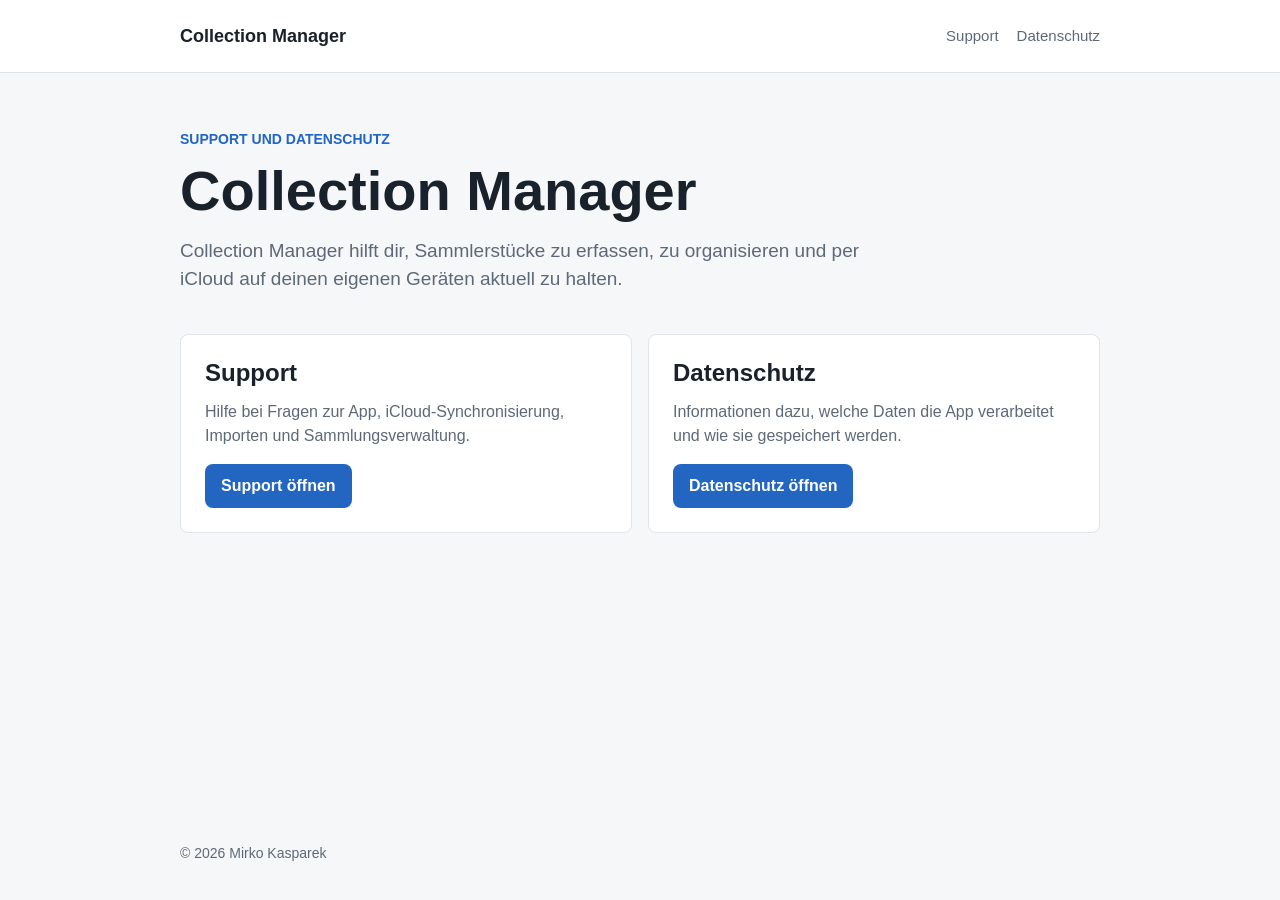
<file: index.html>
<!doctype html>
<html lang="de">
  <head>
    <meta charset="utf-8">
    <meta name="viewport" content="width=device-width, initial-scale=1">
    <title>Collection Manager</title>
    <meta name="description" content="Support und Datenschutzinformationen für die Collection Manager App.">
    <link rel="stylesheet" href="assets/styles.css">
  </head>
  <body>
    <div class="page">
      <div class="site-header" role="banner">
        <div class="header-inner">
          <a class="brand" href="./">Collection Manager</a>
          <div class="nav" role="navigation" aria-label="Hauptnavigation">
            <a href="support/">Support</a>
            <a href="privacy/">Datenschutz</a>
          </div>
        </div>
      </div>

      <div class="content" role="main">
        <div class="hero">
          <p class="eyebrow">Support und Datenschutz</p>
          <h1>Collection Manager</h1>
          <p class="lead">Collection Manager hilft dir, Sammlerstücke zu erfassen, zu organisieren und per iCloud auf deinen eigenen Geräten aktuell zu halten.</p>
        </div>

        <div class="grid" aria-label="Weiterführende Seiten">
          <div class="card">
            <h2>Support</h2>
            <p>Hilfe bei Fragen zur App, iCloud-Synchronisierung, Importen und Sammlungsverwaltung.</p>
            <a class="button" href="support/">Support öffnen</a>
          </div>
          <div class="card">
            <h2>Datenschutz</h2>
            <p>Informationen dazu, welche Daten die App verarbeitet und wie sie gespeichert werden.</p>
            <a class="button" href="privacy/">Datenschutz öffnen</a>
          </div>
        </div>
      </div>

      <div class="site-footer" role="contentinfo">
        <span>&copy; 2026 Mirko Kasparek</span>
      </div>
    </div>
  </body>
</html>
</file>
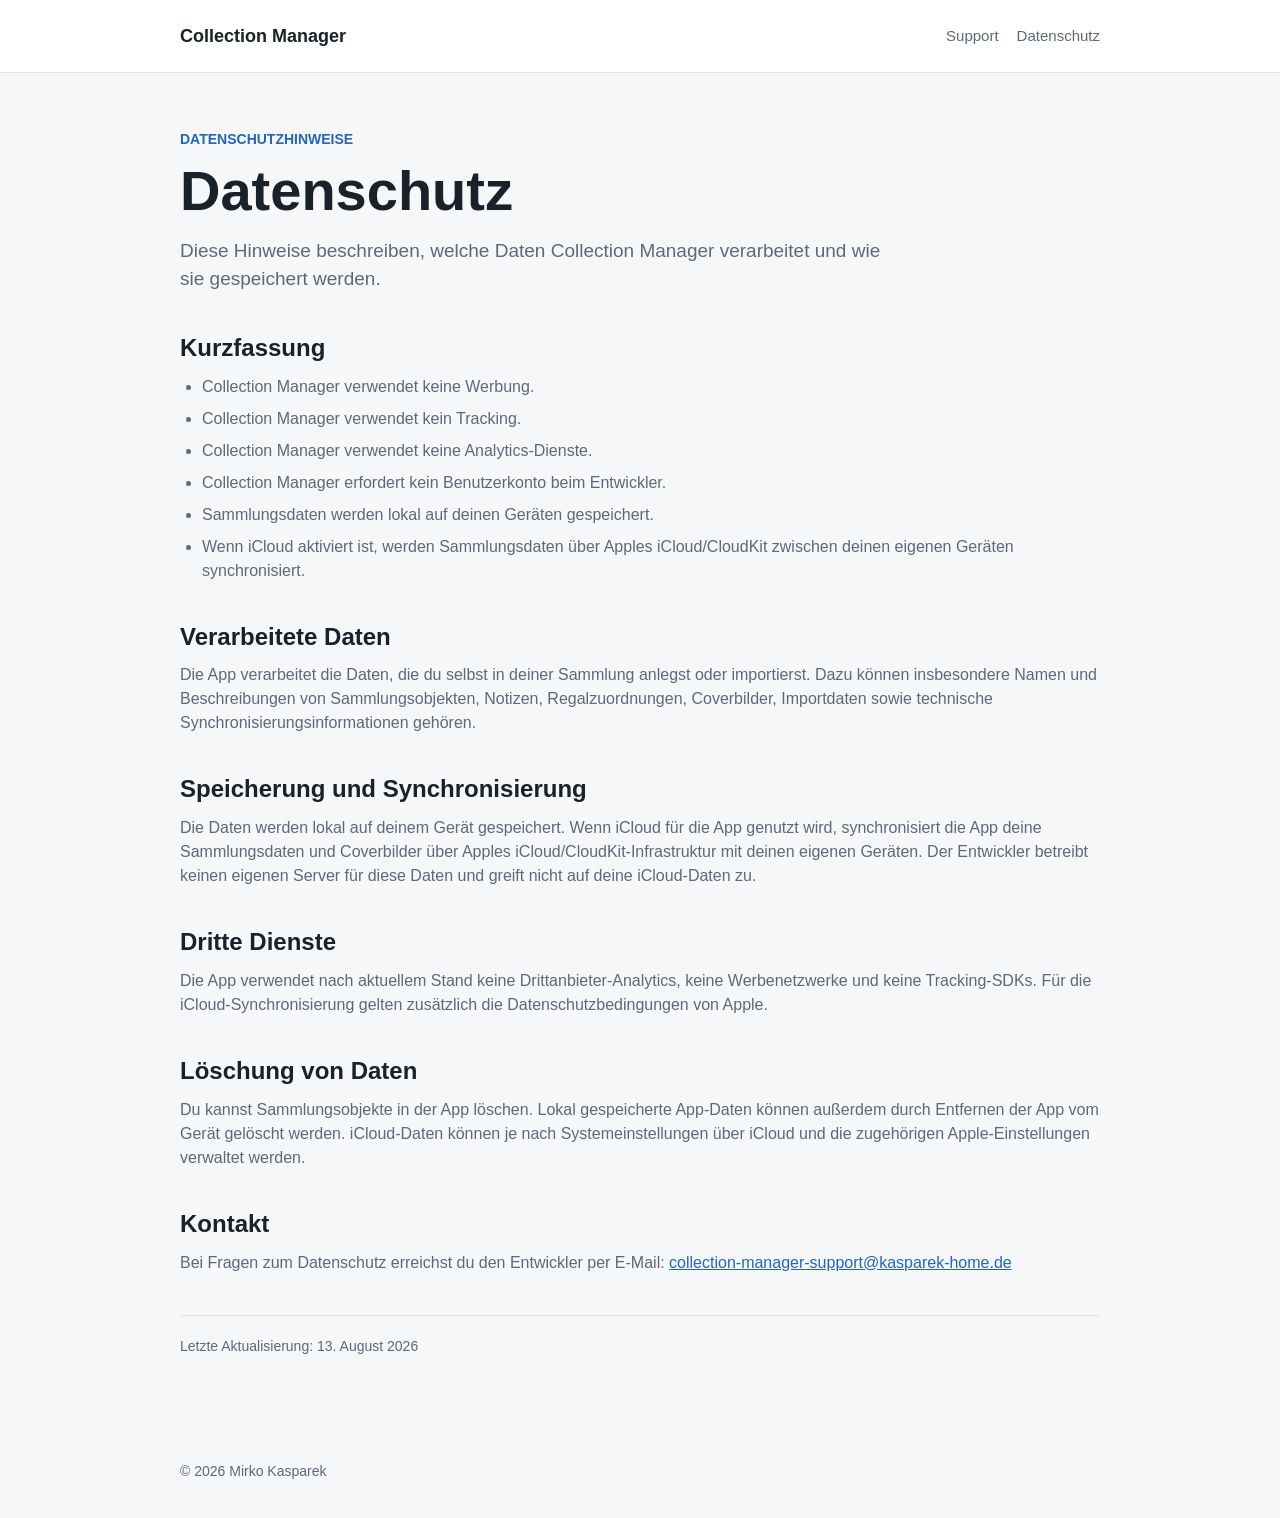
<file: privacy/index.html>
<!doctype html>
<html lang="de">
  <head>
    <meta charset="utf-8">
    <meta name="viewport" content="width=device-width, initial-scale=1">
    <title>Datenschutz - Collection Manager</title>
    <meta name="description" content="Datenschutzhinweise für die Collection Manager App.">
    <link rel="stylesheet" href="../assets/styles.css">
  </head>
  <body>
    <div class="page">
      <div class="site-header" role="banner">
        <div class="header-inner">
          <a class="brand" href="../">Collection Manager</a>
          <div class="nav" role="navigation" aria-label="Hauptnavigation">
            <a href="../support/">Support</a>
            <a href="./">Datenschutz</a>
          </div>
        </div>
      </div>

      <div class="content" role="main">
        <div class="hero">
          <p class="eyebrow">Datenschutzhinweise</p>
          <h1>Datenschutz</h1>
          <p class="lead">Diese Hinweise beschreiben, welche Daten Collection Manager verarbeitet und wie sie gespeichert werden.</p>
        </div>

        <div aria-labelledby="summary">
          <h2 id="summary">Kurzfassung</h2>
          <ul>
            <li>Collection Manager verwendet keine Werbung.</li>
            <li>Collection Manager verwendet kein Tracking.</li>
            <li>Collection Manager verwendet keine Analytics-Dienste.</li>
            <li>Collection Manager erfordert kein Benutzerkonto beim Entwickler.</li>
            <li>Sammlungsdaten werden lokal auf deinen Geräten gespeichert.</li>
            <li>Wenn iCloud aktiviert ist, werden Sammlungsdaten über Apples iCloud/CloudKit zwischen deinen eigenen Geräten synchronisiert.</li>
          </ul>
        </div>

        <div aria-labelledby="processed-data">
          <h2 id="processed-data">Verarbeitete Daten</h2>
          <p>Die App verarbeitet die Daten, die du selbst in deiner Sammlung anlegst oder importierst. Dazu können insbesondere Namen und Beschreibungen von Sammlungsobjekten, Notizen, Regalzuordnungen, Coverbilder, Importdaten sowie technische Synchronisierungsinformationen gehören.</p>
        </div>

        <div aria-labelledby="storage">
          <h2 id="storage">Speicherung und Synchronisierung</h2>
          <p>Die Daten werden lokal auf deinem Gerät gespeichert. Wenn iCloud für die App genutzt wird, synchronisiert die App deine Sammlungsdaten und Coverbilder über Apples iCloud/CloudKit-Infrastruktur mit deinen eigenen Geräten. Der Entwickler betreibt keinen eigenen Server für diese Daten und greift nicht auf deine iCloud-Daten zu.</p>
        </div>

        <div aria-labelledby="third-parties">
          <h2 id="third-parties">Dritte Dienste</h2>
          <p>Die App verwendet nach aktuellem Stand keine Drittanbieter-Analytics, keine Werbenetzwerke und keine Tracking-SDKs. Für die iCloud-Synchronisierung gelten zusätzlich die Datenschutzbedingungen von Apple.</p>
        </div>

        <div aria-labelledby="deletion">
          <h2 id="deletion">Löschung von Daten</h2>
          <p>Du kannst Sammlungsobjekte in der App löschen. Lokal gespeicherte App-Daten können außerdem durch Entfernen der App vom Gerät gelöscht werden. iCloud-Daten können je nach Systemeinstellungen über iCloud und die zugehörigen Apple-Einstellungen verwaltet werden.</p>
        </div>

        <div aria-labelledby="contact">
          <h2 id="contact">Kontakt</h2>
          <p>Bei Fragen zum Datenschutz erreichst du den Entwickler per E-Mail: <span data-email-text>collection-manager-support [at] kasparek-home [dot] de</span></p>
          <noscript>
            <p>Ohne JavaScript: collection-manager-support [at] kasparek-home [dot] de</p>
          </noscript>
        </div>

        <p class="meta">Letzte Aktualisierung: 13. August 2026</p>
      </div>

      <div class="site-footer" role="contentinfo">
        <span>&copy; 2026 Mirko Kasparek</span>
      </div>
    </div>
    <script src="../assets/contact.js"></script>
  </body>
</html>
</file>
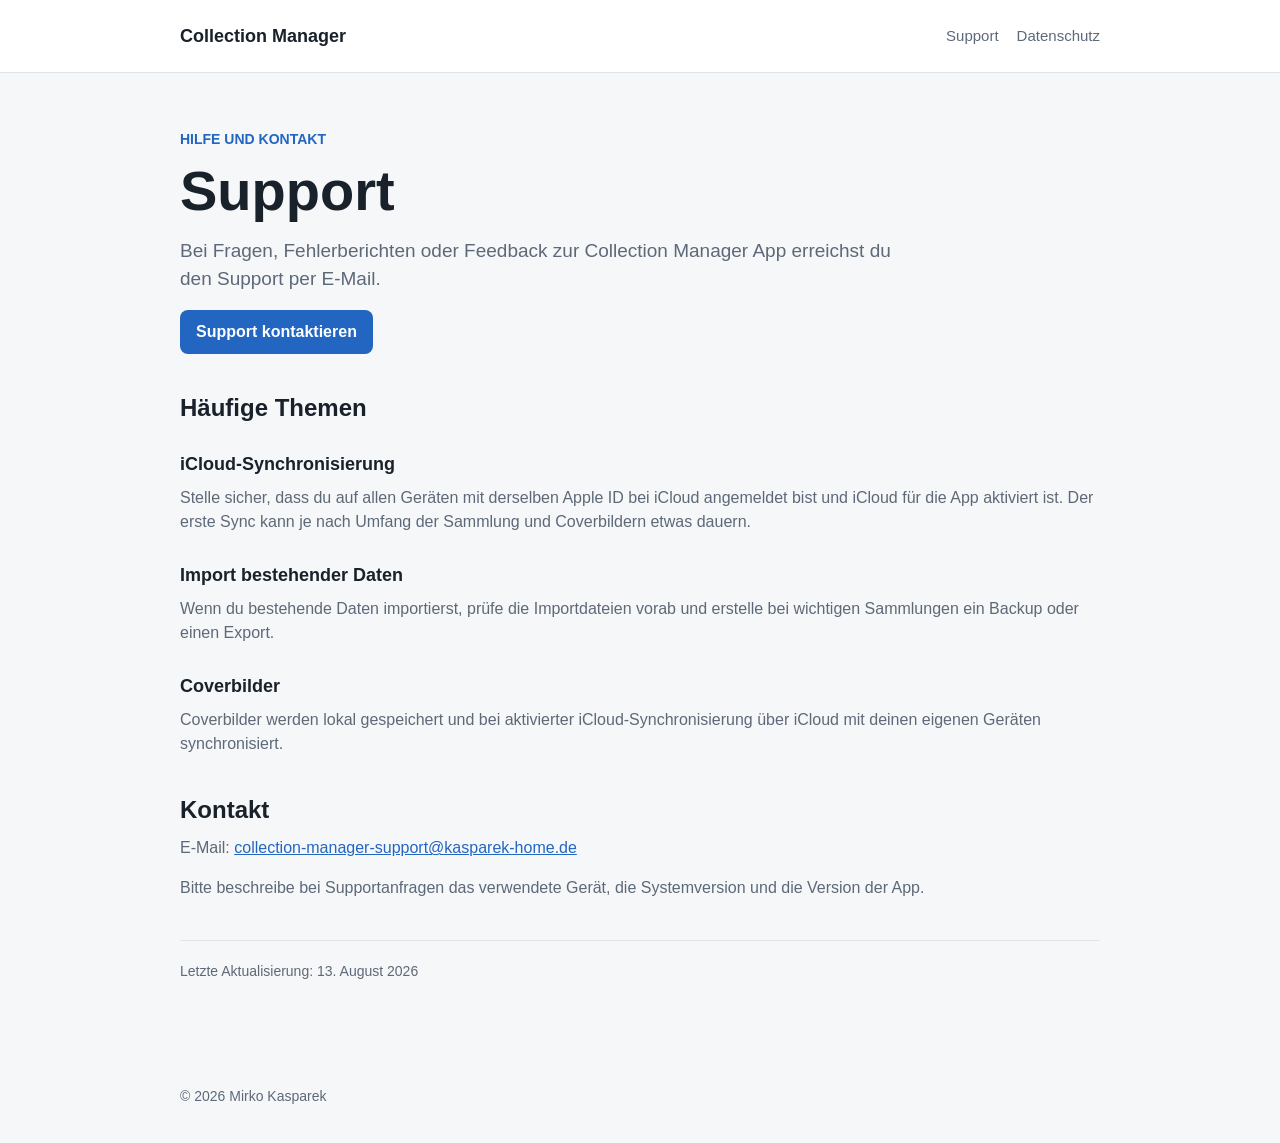
<file: support/index.html>
<!doctype html>
<html lang="de">
  <head>
    <meta charset="utf-8">
    <meta name="viewport" content="width=device-width, initial-scale=1">
    <title>Support - Collection Manager</title>
    <meta name="description" content="Support für die Collection Manager App.">
    <link rel="stylesheet" href="../assets/styles.css">
  </head>
  <body>
    <div class="page">
      <div class="site-header" role="banner">
        <div class="header-inner">
          <a class="brand" href="../">Collection Manager</a>
          <div class="nav" role="navigation" aria-label="Hauptnavigation">
            <a href="./">Support</a>
            <a href="../privacy/">Datenschutz</a>
          </div>
        </div>
      </div>

      <div class="content" role="main">
        <div class="hero">
          <p class="eyebrow">Hilfe und Kontakt</p>
          <h1>Support</h1>
          <p class="lead">Bei Fragen, Fehlerberichten oder Feedback zur Collection Manager App erreichst du den Support per E-Mail.</p>
          <button class="button" type="button" data-email-button data-subject="Collection Manager Support">Support kontaktieren</button>
        </div>

        <div aria-labelledby="topics">
          <h2 id="topics">Häufige Themen</h2>
          <h3>iCloud-Synchronisierung</h3>
          <p>Stelle sicher, dass du auf allen Geräten mit derselben Apple ID bei iCloud angemeldet bist und iCloud für die App aktiviert ist. Der erste Sync kann je nach Umfang der Sammlung und Coverbildern etwas dauern.</p>

          <h3>Import bestehender Daten</h3>
          <p>Wenn du bestehende Daten importierst, prüfe die Importdateien vorab und erstelle bei wichtigen Sammlungen ein Backup oder einen Export.</p>

          <h3>Coverbilder</h3>
          <p>Coverbilder werden lokal gespeichert und bei aktivierter iCloud-Synchronisierung über iCloud mit deinen eigenen Geräten synchronisiert.</p>
        </div>

        <div aria-labelledby="contact">
          <h2 id="contact">Kontakt</h2>
          <p>E-Mail: <span data-email-text>collection-manager-support [at] kasparek-home [dot] de</span></p>
          <noscript>
            <p>Ohne JavaScript: collection-manager-support [at] kasparek-home [dot] de</p>
          </noscript>
          <p>Bitte beschreibe bei Supportanfragen das verwendete Gerät, die Systemversion und die Version der App.</p>
        </div>

        <p class="meta">Letzte Aktualisierung: 13. August 2026</p>
      </div>

      <div class="site-footer" role="contentinfo">
        <span>&copy; 2026 Mirko Kasparek</span>
      </div>
    </div>
    <script src="../assets/contact.js"></script>
  </body>
</html>
</file>
<file: assets/styles.css>
:root {
  color-scheme: light;
  --bg: #f6f7f9;
  --surface: #ffffff;
  --text: #19212a;
  --muted: #5d6978;
  --line: #dfe4ea;
  --accent: #2266c2;
  --accent-strong: #164d96;
}

* {
  box-sizing: border-box;
}

html {
  font-family: -apple-system, BlinkMacSystemFont, "Segoe UI", sans-serif;
  line-height: 1.5;
}

body {
  margin: 0;
  background: var(--bg);
  color: var(--text);
}

a {
  color: var(--accent);
}

a:hover {
  color: var(--accent-strong);
}

.page {
  min-height: 100vh;
  display: flex;
  flex-direction: column;
}

.site-header {
  background: var(--surface);
  border-bottom: 1px solid var(--line);
}

.header-inner,
.content,
.site-footer {
  width: min(920px, calc(100% - 32px));
  margin: 0 auto;
}

.header-inner {
  display: flex;
  align-items: center;
  justify-content: space-between;
  gap: 24px;
  min-height: 72px;
}

.brand {
  font-size: 18px;
  font-weight: 700;
  color: var(--text);
  text-decoration: none;
}

.nav {
  display: flex;
  gap: 18px;
  flex-wrap: wrap;
}

.nav a {
  font-size: 15px;
  color: var(--muted);
  text-decoration: none;
}

.nav a:hover {
  color: var(--text);
}

.content {
  flex: 1;
  padding: 56px 0 64px;
}

.hero {
  max-width: 720px;
  margin-bottom: 40px;
}

.eyebrow {
  margin: 0 0 12px;
  color: var(--accent);
  font-size: 14px;
  font-weight: 700;
  text-transform: uppercase;
}

h1 {
  margin: 0 0 16px;
  font-size: clamp(36px, 6vw, 56px);
  line-height: 1.05;
  letter-spacing: 0;
}

h2 {
  margin: 40px 0 12px;
  font-size: 24px;
  line-height: 1.2;
  letter-spacing: 0;
}

h3 {
  margin: 28px 0 8px;
  font-size: 18px;
  letter-spacing: 0;
}

p {
  margin: 0 0 16px;
  color: var(--muted);
}

ul,
ol {
  margin: 0 0 24px;
  padding-left: 22px;
  color: var(--muted);
}

li + li {
  margin-top: 8px;
}

.lead {
  font-size: 19px;
  color: var(--muted);
}

.grid {
  display: grid;
  grid-template-columns: repeat(2, minmax(0, 1fr));
  gap: 16px;
}

.card {
  padding: 24px;
  background: var(--surface);
  border: 1px solid var(--line);
  border-radius: 8px;
}

.card h2 {
  margin-top: 0;
}

.button {
  display: inline-flex;
  align-items: center;
  justify-content: center;
  min-height: 44px;
  padding: 0 16px;
  border: 0;
  border-radius: 8px;
  background: var(--accent);
  color: #ffffff;
  cursor: pointer;
  font: inherit;
  font-weight: 700;
  text-decoration: none;
}

.button:hover {
  background: var(--accent-strong);
  color: #ffffff;
}

.meta {
  margin-top: 40px;
  padding-top: 20px;
  border-top: 1px solid var(--line);
  font-size: 14px;
}

.site-footer {
  padding: 24px 0 36px;
  color: var(--muted);
  font-size: 14px;
}

@media (max-width: 700px) {
  .header-inner {
    align-items: flex-start;
    flex-direction: column;
    justify-content: center;
    padding: 18px 0;
  }

  .content {
    padding-top: 40px;
  }

  .grid {
    grid-template-columns: 1fr;
  }
}
</file>
